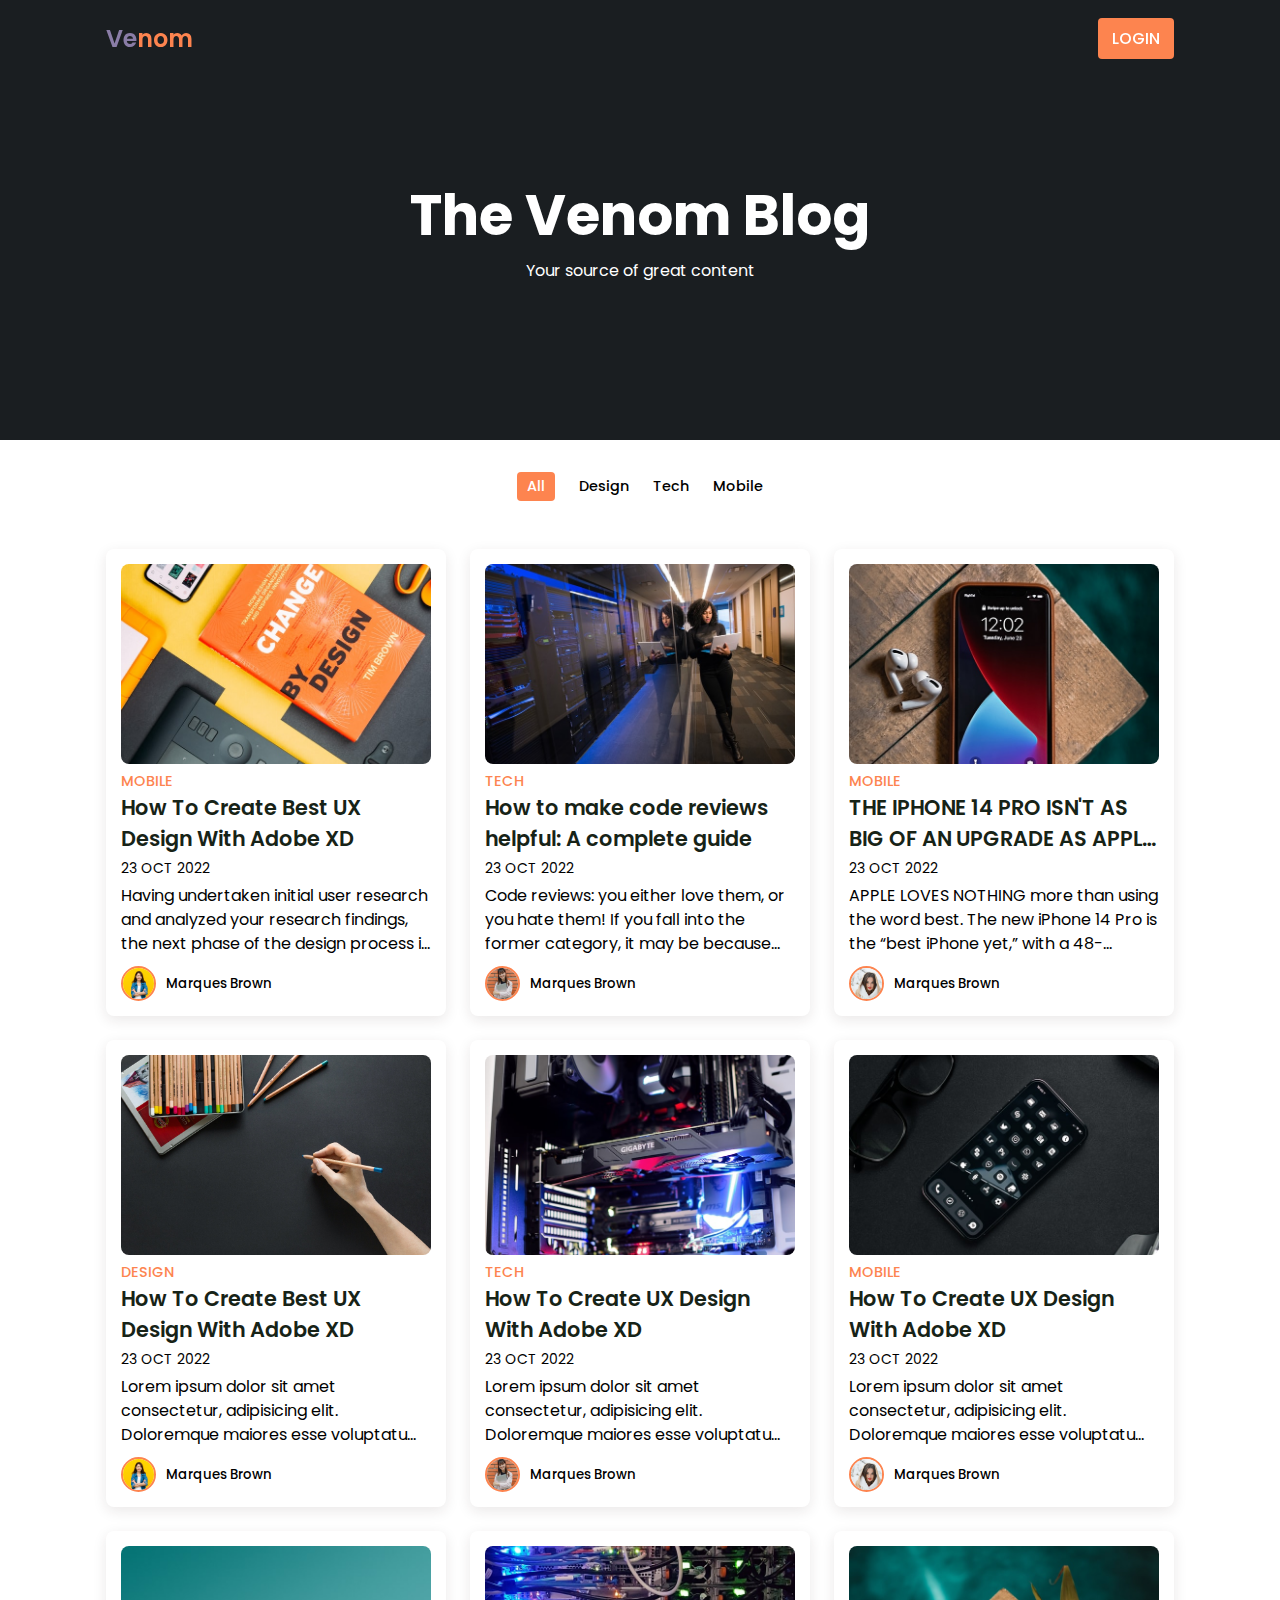
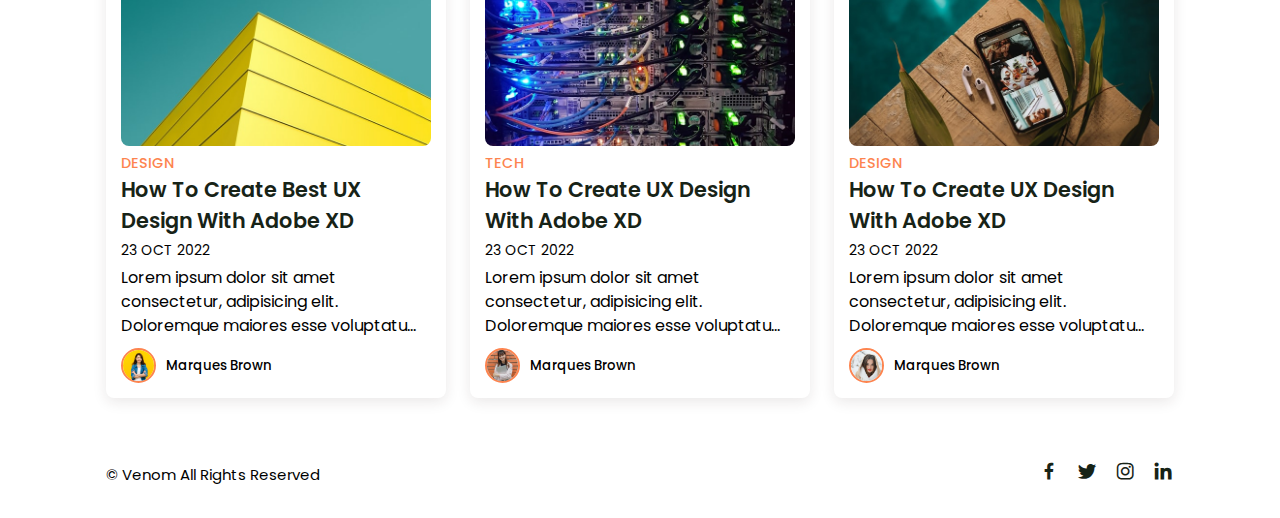
<file: index.html>
<!DOCTYPE html>
<html lang="en">
  <head>
    <meta charset="UTF-8" />
    <meta http-equiv="X-UA-Compatible" content="IE=edge" />
    <meta name="viewport" content="width=device-width, initial-scale=1.0" />
    <title>Responsive-Blog-website</title>
    <!-- <link to css file> -->
    <link rel="stylesheet" href="./css/style.css" />
    <!-- box icons -->
    <link
      href="https://unpkg.com/boxicons@2.1.4/css/boxicons.min.css"
      rel="stylesheet"
    />
  </head>
  <body>
    <!-- header -->

    <header>
      <div class="nav container">
        <!-- logo -->
        <a href="#" class="logo">Ve<span>nom</span></a>
        <!-- login btn -->
        <a href="#" class="login">Login</a>
      </div>
    </header>
    <!-- home  -->
    <section class="home" id="home">
      <div class="home-text container">
        <h2 class="home-title">The Venom Blog</h2>
        <span class="home-subtitle">Your source of great content</span>
      </div>
    </section>

    <!-- post filter -->
    <div class="post-filter container">
      <span class="filter-item active-filter" data-filter="all">All</span>
      <span class="filter-item" data-filter="design">Design</span>
      <span class="filter-item" data-filter="tech">Tech</span>
      <span class="filter-item" data-filter="mobile">Mobile</span>
    </div>

    <!-- post -->
    <section class="post container">
      <!-- post box 1 -->
      <div class="post-box mobile">
        <img src="img/post-1.jpg" alt="" class="post-img" />
        <h2 class="category">Mobile</h2>
        <a href="post-page.html" class="post-title">
          How To Create Best UX Design With Adobe XD
        </a>
        <span class="post-date">23 Oct 2022</span>
        <p class="post-description">
          Having undertaken initial user research and analyzed your research
          findings, the next phase of the design process is to apply what you've
          learned by developing a series of designs to test your assumptions. In
          this article series, I'll be focusing on the initial phase of the
          design process at a higher level, from a birds eye point of view. As I
          explored in my preceding article on research, it's important to stress
          that we're building on the user research undertaken. Having analyzed
          our research findings, our goal at this phase of the design process is
          to: establish some clear user pathways that satisfy different users
          needs by embracing user stories, scenarios and storyboarding; apply
          some lessons from the world of human computer interaction (HCI) so
          that we design with first principles in mind; and establish a look and
          feel for our designs in a manner that's device-agnostic that can be
          applied in both a desktop and mobile context. In short, this article
          is intended to act as a bridge between the research phase and the
          design phase. As I stressed in my last article, the design process
          research, design, prototype, build, test is an iterative one; at this
          phase in the process we're focused on developing a series of designs
          that we can prototype, build and test.
        </p>
        <!-- profile -->
        <div class="profile">
          <img src="img/profile-1.jpg" alt="" class="profile-img" />
          <span class="profile-name">Marques Brown</span>
        </div>
      </div>

      <!-- post box 2 -->
      <div class="post-box tech">
        <img src="img/post-2.jpg" alt="" class="post-img" />
        <h2 class="category">Tech</h2>
        <a href="post-page.html" class="post-title">
          How to make code reviews helpful: A complete guide
        </a>
        <span class="post-date">23 Oct 2022</span>
        <p class="post-description">
          Code reviews: you either love them, or you hate them! If you fall into
          the former category, it may be because you've been on the receiving
          end of some pretty poor mandatory code reviews, or had the whole
          process add unpredictably long latencies to your workflow. This is a
          shame, because a great code review culture can be a massive boon to
          both a business and the final product. In this guide, we cover how you
          can be a better code reviewer, and share a number of resources every
          developer should have in their bookmark bar. For those of you who want
          a more comprehensive delve into the topic of code reviews — or simply
          like watching videos — check out our course on Code Reviews: Best
          Practices. On top of the fundamental process, it covers how to
          automate static code analysis, create effective pull requests, and
          manage difficult code review situations.
        </p>
        <!-- profile -->
        <div class="profile">
          <img src="img/profile-2.jpg" alt="" class="profile-img" />
          <span class="profile-name">Marques Brown</span>
        </div>
      </div>

      <!-- post box 3 -->
      <div class="post-box mobile">
        <img src="img/post-3.jpg" alt="" class="post-img" />
        <h2 class="category">Mobile</h2>
        <a href="post-page.html" class="post-title">
          THE IPHONE 14 PRO ISN'T AS BIG OF AN UPGRADE AS APPLE THINKS
        </a>
        <span class="post-date">23 Oct 2022</span>
        <p class="post-description">
          APPLE LOVES NOTHING more than using the word best. The new iPhone 14
          Pro is the “best iPhone yet,” with a 48-megapixel camera system that
          lets you capture the “best photos and video.” It's usually easy to
          validate these claims after some real-world testing, especially with
          cameras. Newer, larger image sensors often outperform the old. But
          this year, the results are … complicated. I've snapped more than 250
          photos with four phones over the past few days, and last year's iPhone
          13 Pro occasionally bested the brand-new model. Even where the iPhone
          14 Pro came out on top, the improvements were so marginal that I'm
          left wondering if Apple just overhyped its product. Don't get me
          wrong, the 14 Pro has wonderful cameras—some of the best you can get
          in a smartphone, particularly when it comes to video—but the
          improvements aren't as dramatic as the company suggests.
        </p>
        <!-- profile -->
        <div class="profile">
          <img src="img/profile-3.jpg" alt="" class="profile-img" />
          <span class="profile-name">Marques Brown</span>
        </div>
      </div>

      <!-- ----------------------------------------------------------------------------------- -->
      <!-- post box 4 -->
      <div class="post-box design">
        <img src="img/post-4.jpg" alt="" class="post-img" />
        <h2 class="category">Design</h2>
        <a href="post-page.html" class="post-title">
          How To Create Best UX Design With Adobe XD
        </a>
        <span class="post-date">23 Oct 2022</span>
        <p class="post-description">
          Lorem ipsum dolor sit amet consectetur, adipisicing elit. Doloremque
          maiores esse voluptatum perferendis fugit deleniti voluptatem
          similique sequi, vero minima eum aspernatur laudantium veniam
          consectetur, dolorem, non itaque animi a.
        </p>
        <!-- profile -->
        <div class="profile">
          <img src="img/profile-1.jpg" alt="" class="profile-img" />
          <span class="profile-name">Marques Brown</span>
        </div>
      </div>

      <!-- post box 5 -->
      <div class="post-box tech">
        <img src="img/post-5.jpg" alt="" class="post-img" />
        <h2 class="category">Tech</h2>
        <a href="post-page.html" class="post-title">
          How To Create UX Design With Adobe XD
        </a>
        <span class="post-date">23 Oct 2022</span>
        <p class="post-description">
          Lorem ipsum dolor sit amet consectetur, adipisicing elit. Doloremque
          maiores esse voluptatum perferendis fugit deleniti voluptatem
          similique sequi, vero minima eum aspernatur laudantium veniam
          consectetur, dolorem, non itaque animi a.
        </p>
        <!-- profile -->
        <div class="profile">
          <img src="img/profile-2.jpg" alt="" class="profile-img" />
          <span class="profile-name">Marques Brown</span>
        </div>
      </div>

      <!-- post box 6 -->
      <div class="post-box mobile">
        <img src="img/post-6.jpg" alt="" class="post-img" />
        <h2 class="category">Mobile</h2>
        <a href="post-page.html" class="post-title">
          How To Create UX Design With Adobe XD
        </a>
        <span class="post-date">23 Oct 2022</span>
        <p class="post-description">
          Lorem ipsum dolor sit amet consectetur, adipisicing elit. Doloremque
          maiores esse voluptatum perferendis fugit deleniti voluptatem
          similique sequi, vero minima eum aspernatur laudantium veniam
          consectetur, dolorem, non itaque animi a.
        </p>
        <!-- profile -->
        <div class="profile">
          <img src="img/profile-3.jpg" alt="" class="profile-img" />
          <span class="profile-name">Marques Brown</span>
        </div>
      </div>

      <!-- ---------------------------------------------------------------------------------------------- -->
      <!-- post box 7 -->
      <div class="post-box design">
        <img src="img/post-7.jpg" alt="" class="post-img" />
        <h2 class="category">Design</h2>
        <a href="post-page.html" class="post-title">
          How To Create Best UX Design With Adobe XD
        </a>
        <span class="post-date">23 Oct 2022</span>
        <p class="post-description">
          Lorem ipsum dolor sit amet consectetur, adipisicing elit. Doloremque
          maiores esse voluptatum perferendis fugit deleniti voluptatem
          similique sequi, vero minima eum aspernatur laudantium veniam
          consectetur, dolorem, non itaque animi a.
        </p>
        <!-- profile -->
        <div class="profile">
          <img src="img/profile-1.jpg" alt="" class="profile-img" />
          <span class="profile-name">Marques Brown</span>
        </div>
      </div>

      <!-- post box 8 -->
      <div class="post-box tech">
        <img src="img/post-8.jpg" alt="" class="post-img" />
        <h2 class="category">Tech</h2>
        <a href="post-page.html" class="post-title">
          How To Create UX Design With Adobe XD
        </a>
        <span class="post-date">23 Oct 2022</span>
        <p class="post-description">
          Lorem ipsum dolor sit amet consectetur, adipisicing elit. Doloremque
          maiores esse voluptatum perferendis fugit deleniti voluptatem
          similique sequi, vero minima eum aspernatur laudantium veniam
          consectetur, dolorem, non itaque animi a.
        </p>
        <!-- profile -->
        <div class="profile">
          <img src="img/profile-2.jpg" alt="" class="profile-img" />
          <span class="profile-name">Marques Brown</span>
        </div>
      </div>

      <!-- post box 9 -->
      <div class="post-box design">
        <img src="img/post-9.jpg" alt="" class="post-img" />
        <h2 class="category">Design</h2>
        <a href="post-page.html" class="post-title">
          How To Create UX Design With Adobe XD
        </a>
        <span class="post-date">23 Oct 2022</span>
        <p class="post-description">
          Lorem ipsum dolor sit amet consectetur, adipisicing elit. Doloremque
          maiores esse voluptatum perferendis fugit deleniti voluptatem
          similique sequi, vero minima eum aspernatur laudantium veniam
          consectetur, dolorem, non itaque animi a.
        </p>
        <!-- profile -->
        <div class="profile">
          <img src="img/profile-3.jpg" alt="" class="profile-img" />
          <span class="profile-name">Marques Brown</span>
        </div>
      </div>
    </section>

    <!-- footer section -->
    <div class="footer container">
      <p>&#169; Venom All Rights Reserved</p>
      <div class="social">
        <a href="#"><i class="bx bxl-facebook"></i></a>
        <a href="#"><i class="bx bxl-twitter"></i></a>
        <a href="#"><i class="bx bxl-instagram"></i></a>
        <a href="#"><i class="bx bxl-linkedin"></i></a>
      </div>
    </div>

    <!-- jquery -->
    <script
      src="https://code.jquery.com/jquery-3.6.1.js"
      integrity="sha256-3zlB5s2uwoUzrXK3BT7AX3FyvojsraNFxCc2vC/7pNI="
      crossorigin="anonymous"
    ></script>
    <!-- link to js -->
    <script src="./js/main.js"></script>
  </body>
</html>
</file>
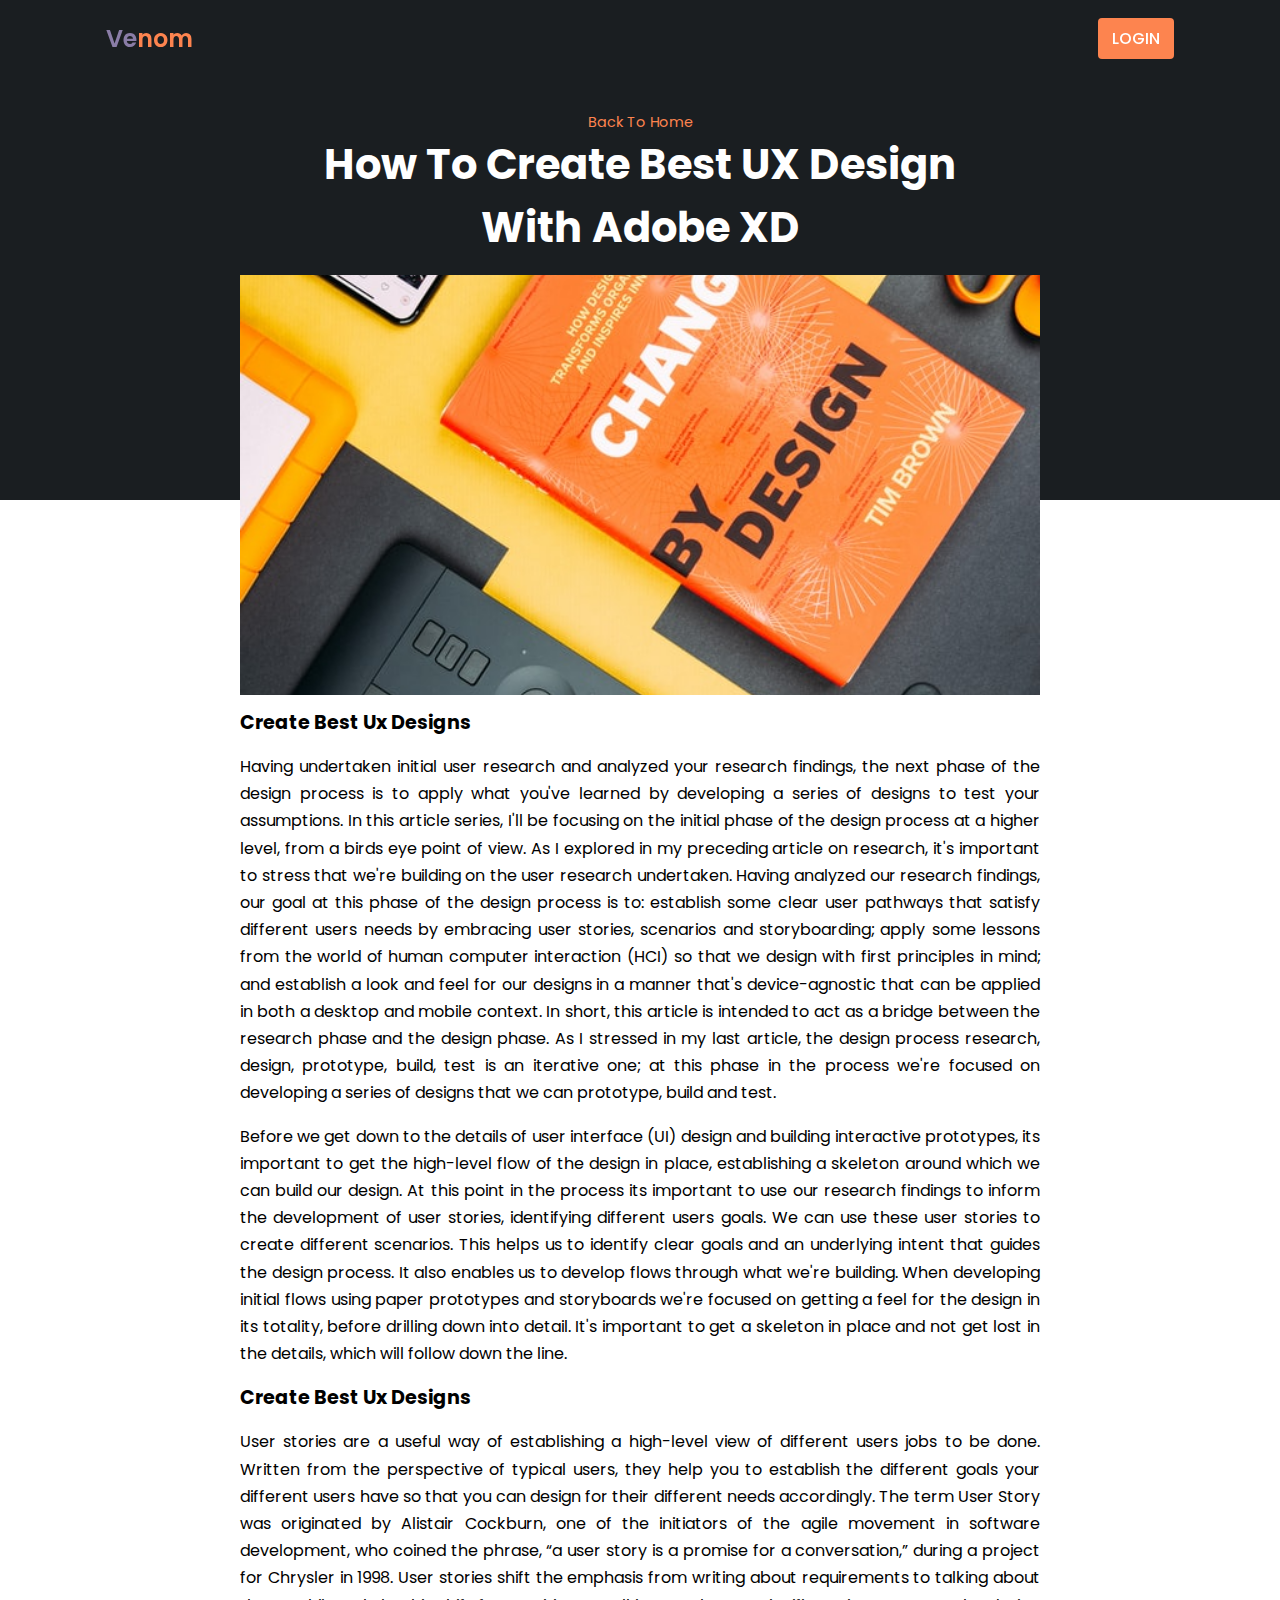
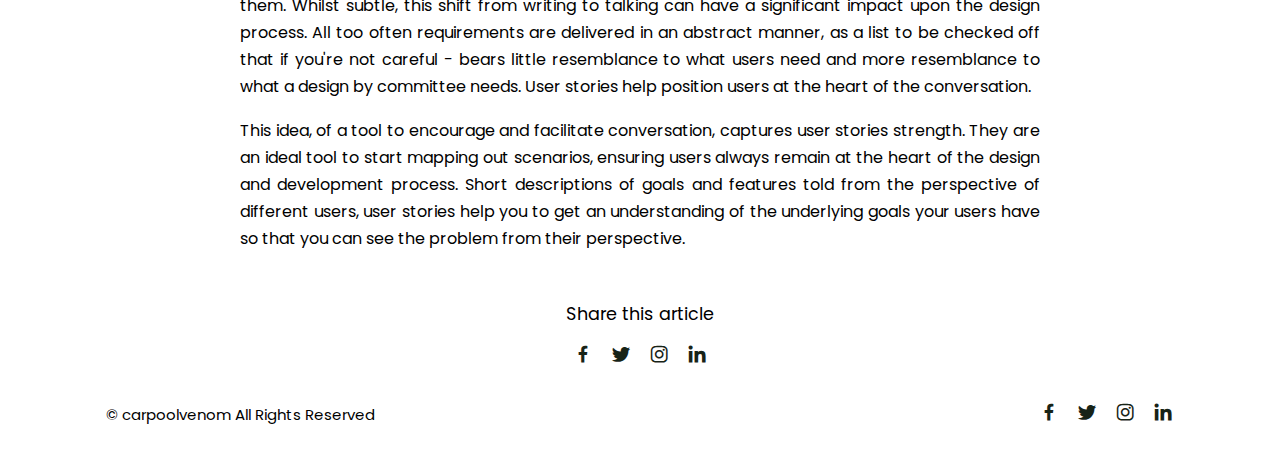
<file: post-page.html>
<!DOCTYPE html>
<html lang="en">
  <head>
    <meta charset="UTF-8" />
    <meta http-equiv="X-UA-Compatible" content="IE=edge" />
    <meta name="viewport" content="width=device-width, initial-scale=1.0" />
    <title>post-page</title>
    <!-- <link to css file> -->
    <link rel="stylesheet" href="./css/style.css" />
    <!-- box icons -->
    <link
      href="https://unpkg.com/boxicons@2.1.4/css/boxicons.min.css"
      rel="stylesheet"
    />
  </head>
  <body>
    <!-- header -->

    <header>
      <div class="nav container">
        <!-- logo -->
        <a href="index.html" class="logo">Ve<span>nom</span></a>
        <!-- login btn -->
        <a href="#" class="login">Login</a>
      </div>
    </header>

    <!-- post content -->
    <section class="post-header">
      <div class="header-content post-container">
        <!-- back to home -->
        <a href="index.html" class="back-home">Back To Home</a>
        <!-- title -->
        <h1 class="header-title">How To Create Best UX Design With Adobe XD</h1>
        <img src="img/post-1.jpg" alt="" class="header-img" />
      </div>
    </section>

    <section class="post-content post-container">
      <h2 class="sub-heading">Create Best Ux Designs</h2>
      <p class="post-text">
        Having undertaken initial user research and analyzed your research
        findings, the next phase of the design process is to apply what you've
        learned by developing a series of designs to test your assumptions. In
        this article series, I'll be focusing on the initial phase of the design
        process at a higher level, from a birds eye point of view. As I explored
        in my preceding article on research, it's important to stress that we're
        building on the user research undertaken. Having analyzed our research
        findings, our goal at this phase of the design process is to: establish
        some clear user pathways that satisfy different users needs by embracing
        user stories, scenarios and storyboarding; apply some lessons from the
        world of human computer interaction (HCI) so that we design with first
        principles in mind; and establish a look and feel for our designs in a
        manner that's device-agnostic that can be applied in both a desktop and
        mobile context. In short, this article is intended to act as a bridge
        between the research phase and the design phase. As I stressed in my
        last article, the design process research, design, prototype, build,
        test is an iterative one; at this phase in the process we're focused on
        developing a series of designs that we can prototype, build and test.
      </p>
      <p class="post-text">
        Before we get down to the details of user interface (UI) design and
        building interactive prototypes, its important to get the high-level
        flow of the design in place, establishing a skeleton around which we can
        build our design. At this point in the process its important to use our
        research findings to inform the development of user stories, identifying
        different users goals. We can use these user stories to create different
        scenarios. This helps us to identify clear goals and an underlying
        intent that guides the design process. It also enables us to develop
        flows through what we're building. When developing initial flows using
        paper prototypes and storyboards we're focused on getting a feel for the
        design in its totality, before drilling down into detail. It's important
        to get a skeleton in place and not get lost in the details, which will
        follow down the line.
      </p>
      <h2 class="sub-heading">Create Best Ux Designs</h2>
      <p class="post-text">
        User stories are a useful way of establishing a high-level view of
        different users jobs to be done. Written from the perspective of typical
        users, they help you to establish the different goals your different
        users have so that you can design for their different needs accordingly.
        The term User Story was originated by Alistair Cockburn, one of the
        initiators of the agile movement in software development, who coined the
        phrase, “a user story is a promise for a conversation,” during a project
        for Chrysler in 1998. User stories shift the emphasis from writing about
        requirements to talking about them. Whilst subtle, this shift from
        writing to talking can have a significant impact upon the design
        process. All too often requirements are delivered in an abstract manner,
        as a list to be checked off that if you're not careful - bears little
        resemblance to what users need and more resemblance to what a design by
        committee needs. User stories help position users at the heart of the
        conversation.
      </p>
      <p class="post-text">
        This idea, of a tool to encourage and facilitate conversation, captures
        user stories strength. They are an ideal tool to start mapping out
        scenarios, ensuring users always remain at the heart of the design and
        development process. Short descriptions of goals and features told from
        the perspective of different users, user stories help you to get an
        understanding of the underlying goals your users have so that you can
        see the problem from their perspective.
      </p>
    </section>

    <div class="share post-container">
      <span class="share-title">Share this article</span>
      <div class="social">
        <a href="#"><i class="bx bxl-facebook"></i></a>
        <a href="#"><i class="bx bxl-twitter"></i></a>
        <a href="#"><i class="bx bxl-instagram"></i></a>
        <a href="#"><i class="bx bxl-linkedin"></i></a>
      </div>
    </div>

    <!-- footer section -->
    <div class="footer container">
      <p>&#169; carpoolvenom All Rights Reserved</p>
      <div class="social">
        <a href="#"><i class="bx bxl-facebook"></i></a>
        <a href="#"><i class="bx bxl-twitter"></i></a>
        <a href="#"><i class="bx bxl-instagram"></i></a>
        <a href="#"><i class="bx bxl-linkedin"></i></a>
      </div>
    </div>

    <!-- jquery -->
    <script
      src="https://code.jquery.com/jquery-3.6.1.js"
      integrity="sha256-3zlB5s2uwoUzrXK3BT7AX3FyvojsraNFxCc2vC/7pNI="
      crossorigin="anonymous"
    ></script>
    <!-- link to js -->
    <script src="./js/main.js"></script>
  </body>
</html>
</file>
<file: css/style.css>
/* fonts */
@import url("https://fonts.googleapis.com/css2?family=Poppins:wght@400;500;600;700&family=Raleway:wght@500&display=swap");

* {
  font-family: "Poppins", sans-serif;
  margin: 0;
  scroll-behavior: smooth;
  padding: 0;
  scroll-padding-top: 2rem;
  box-sizing: border-box;
}

/*variables*/
:root {
  --container-color: #1a1e21;
  --second-color: #fd844f;
  --text-color: #172317;
  --bg-color: #fff;
}

a {
  text-decoration: none;
}
li {
  list-style: none;
}
img {
  width: 100%;
}
section {
  padding: 3rem 0 2rem;
}
.container {
  max-width: 1068px;
  margin: auto;
  width: 100%;
}
header {
  position: fixed;
  top: 0;
  left: 0;
  width: 100%;
  z-index: 200;
}
header.shadow {
  background: var(--bg-color);
  box-shadow: 0 1px 4px rgba(60, 55, 55, 0.1);
  transition: 0.4s;
}
header.shadow.logo {
  color: var(--text-color);
}
.nav {
  display: flex;
  align-items: center;
  justify-content: space-between;
  padding: 18px 0;
}
.logo {
  font-size: 1.5rem;
  font-weight: 600;
  /* color: var(--bg-color); */
  color: rgb(138, 125, 167);
}
.logo span {
  color: var(--second-color);
}
.login {
  padding: 8px 14px;
  text-transform: uppercase;
  font-weight: 500;
  border-radius: 4px;
  background: var(--second-color);
  color: var(--bg-color);
}
.login:hover {
  background: rgb(180, 167, 159);
  transition: 0.3s;
}
/* home */
.home {
  width: 100%;
  min-height: 440px;
  background: var(--container-color);
  display: grid;
  justify-content: center;
  align-items: center;
}
.home-text {
  color: var(--bg-color);
  text-align: center;
}
.home-title {
  font-size: 3.5rem;
}
.home-subtitle {
  font-size: 1rem;
  font-weight: 400;
}
/* post filter */
.post-filter {
  display: flex;
  justify-content: center;
  align-items: center;
  column-gap: 1.5rem;
  margin-top: 2rem !important;
}
.active-filter {
  background: var(--second-color);
  color: var(--bg-color);
  padding: 4px 10px;
  border-radius: 4px;
}
.filter-item {
  font-size: 0.9rem;
  font-weight: 500;
  cursor: pointer;
}
/* post */
.post {
  display: grid;
  grid-template-columns: repeat(auto-fit, minmax(280px, auto));
  justify-content: center;
  gap: 1.5rem;
}
.post-box {
  background: var(--bg-color);
  box-shadow: 0 4px 14px hsl(355deg 25% 15% / 10%);
  padding: 15px;
  border-radius: 0.5rem;
}
.post-img {
  width: 100%;
  height: 200px;
  object-fit: cover;
  object-position: center;
  border-radius: 0.5rem;
}
.category {
  font-size: 0.9rem;
  font-weight: 500;
  text-transform: uppercase;
  color: var(--second-color);
}
.post-title {
  font-size: 1.3rem;
  font-weight: 600;
  color: var(--text-color);
  /* To remain Title in 2 lines*/

  display: -webkit-box;
  -webkit-line-clamp: 2;
  -webkit-box-orient: vertical;
  overflow: hidden;
}
.post-date {
  display: flex;
  font-size: 0.875rem;
  text-transform: uppercase;
  font-weight: 400;
  margin-top: 4px;
}
.post-description {
  font: size 0.9rem;
  line-height: 1.5rem;
  margin: 5px 0 10px;
  /* to remain title in 3 lines */
  display: -webkit-box;
  -webkit-line-clamp: 3;
  -webkit-box-orient: vertical;
  overflow: hidden;
}
.profile {
  display: flex;
  align-items: center;
  gap: 10px;
}
.profile-img {
  width: 35px;
  height: 35px;
  border-radius: 50%;
  object-fit: cover;
  object-position: center;
  border: 2px solid var(--second-color);
}
.profile-name {
  font-size: 0.83rem;
  font-weight: 500;
}
.footer {
  display: flex;
  justify-content: space-between;
  align-items: center;
  padding: 30px 0;
}
.footer p {
  font-size: 0.938rem;
}
.social {
  display: flex;
  align-items: center;
  column-gap: 1rem;
}
.social .bx {
  font-size: 1.4rem;
  color: var(--text-color);
}
.social .bx:hover {
  color: var(--second-color);
  transition: 0.3s all linear;
}
.post-header {
  width: 100%;
  height: 500px;
  background: var(--container-color);
}
.post-container {
  max-width: 800px;
  margin: auto;
  width: 100%;
}
.header-content {
  display: flex;
  flex-direction: column;
  align-items: center;
  margin-top: 4rem !important;
}
.back-home {
  color: var(--second-color);
  font-size: 0.9rem;
}
.header-title {
  width: 90%;
  font-size: 2.6rem;
  color: var(--bg-color);
  text-align: center;
  margin-bottom: 1rem;
}
.header-img {
  width: 100%;
  height: 420px;
  object-fit: cover;
  object-position: center;
}
.post-content {
  margin-top: 10rem !important;
}
.sub-heading {
  font-size: 1.2rem;
}
.post-text {
  font-size: 1rem;
  line-height: 1.7rem;
  margin: 1rem 0;
  text-align: justify;
}
.share {
  display: flex;
  flex-direction: column;
  align-items: center;
  row-gap: 1rem;
}
.share-title {
  font-size: 1.1rem;
}
@media (max-width: 1060px) {
  .container {
    margin: 0 auto;
    width: 95%;
  }
  .home-text {
    width: 100%;
  }
}

@media (max-width: 800px) {
  .nav {
    padding: 14px 0;
  }
  .post-container {
  }
}

@media (max-width: 768px) {
  .nav {
    padding: 10px 0;
  }
  section {
    padding: 2rem 0;
  }
  .header-content {
    margin-top: 3rem !important;
  }
  .home {
    min-height: 380px;
  }
  .home-title {
    font-size: 3rem;
  }
  .header-title {
    font-size: 2rem;
  }
  .header-img {
    height: 370px;
  }
  .post-content {
    margin-top: 9rem !important;
  }
}
</file>
